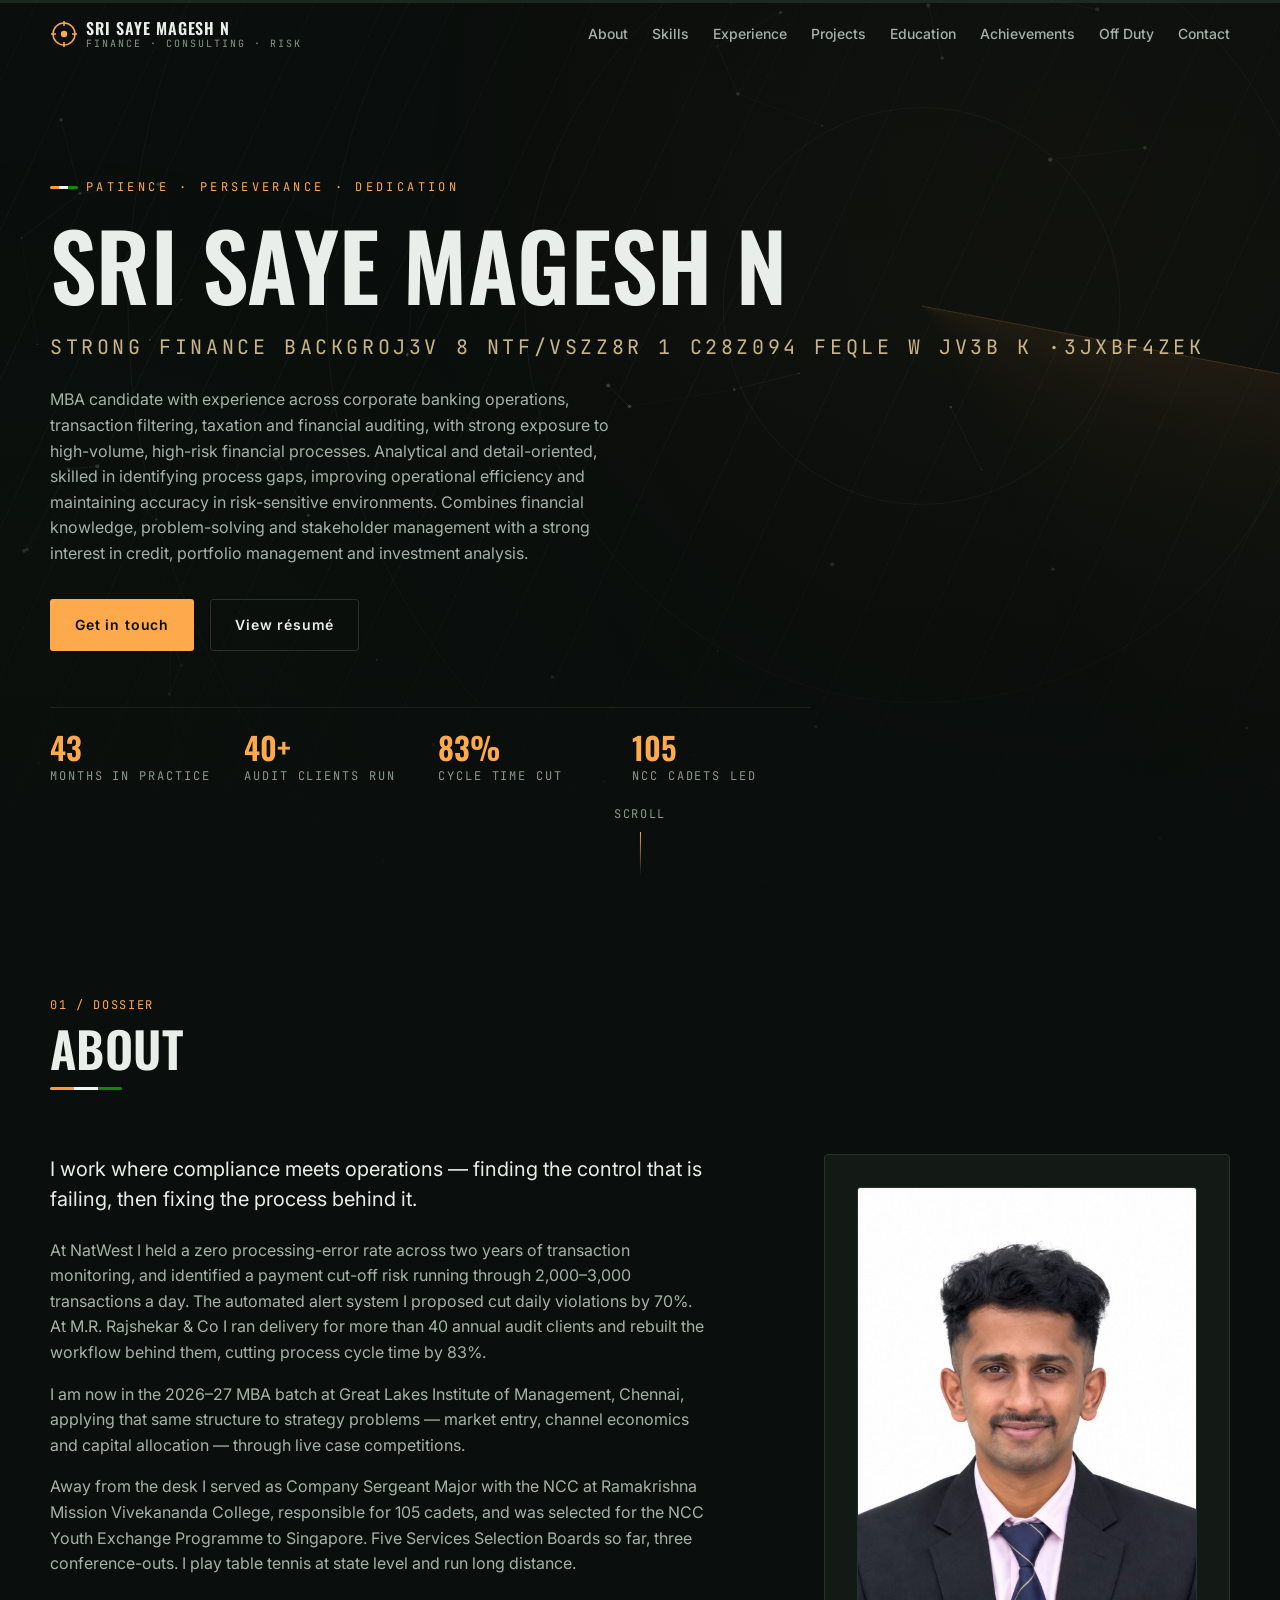
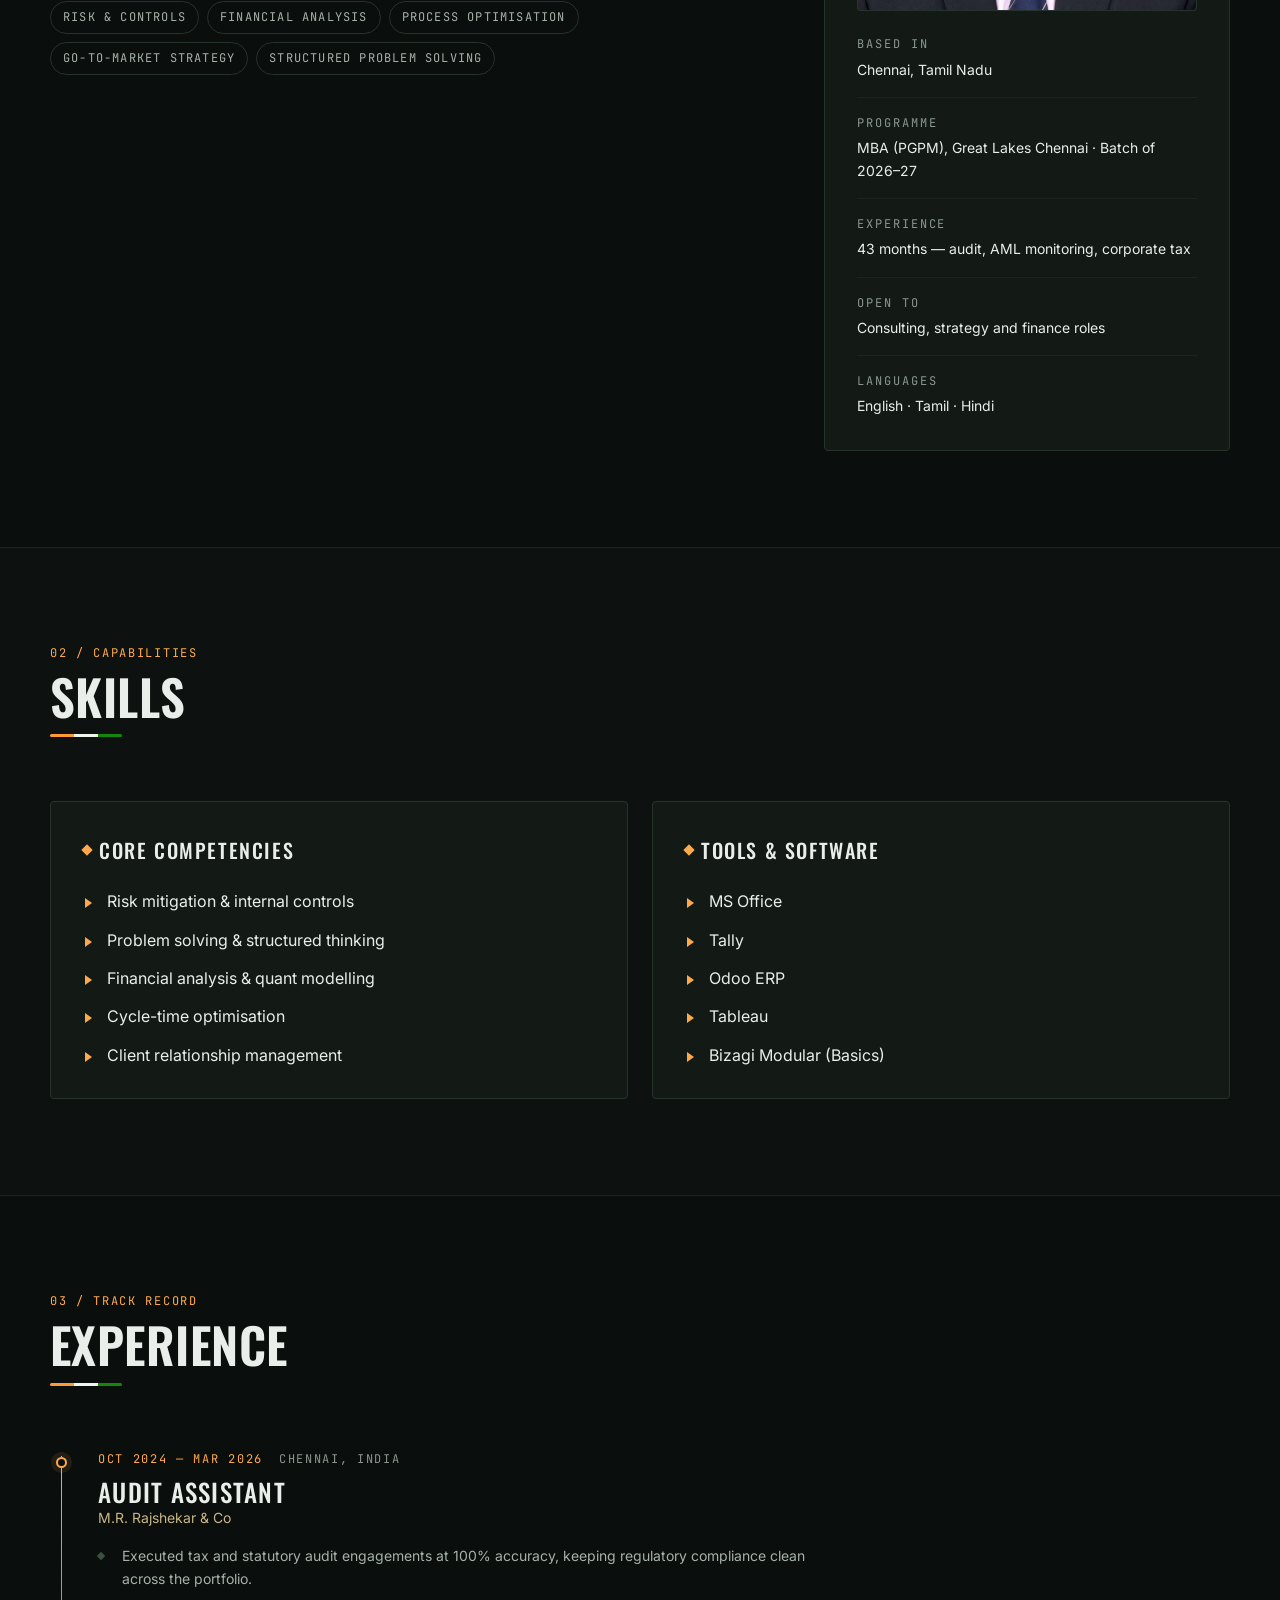
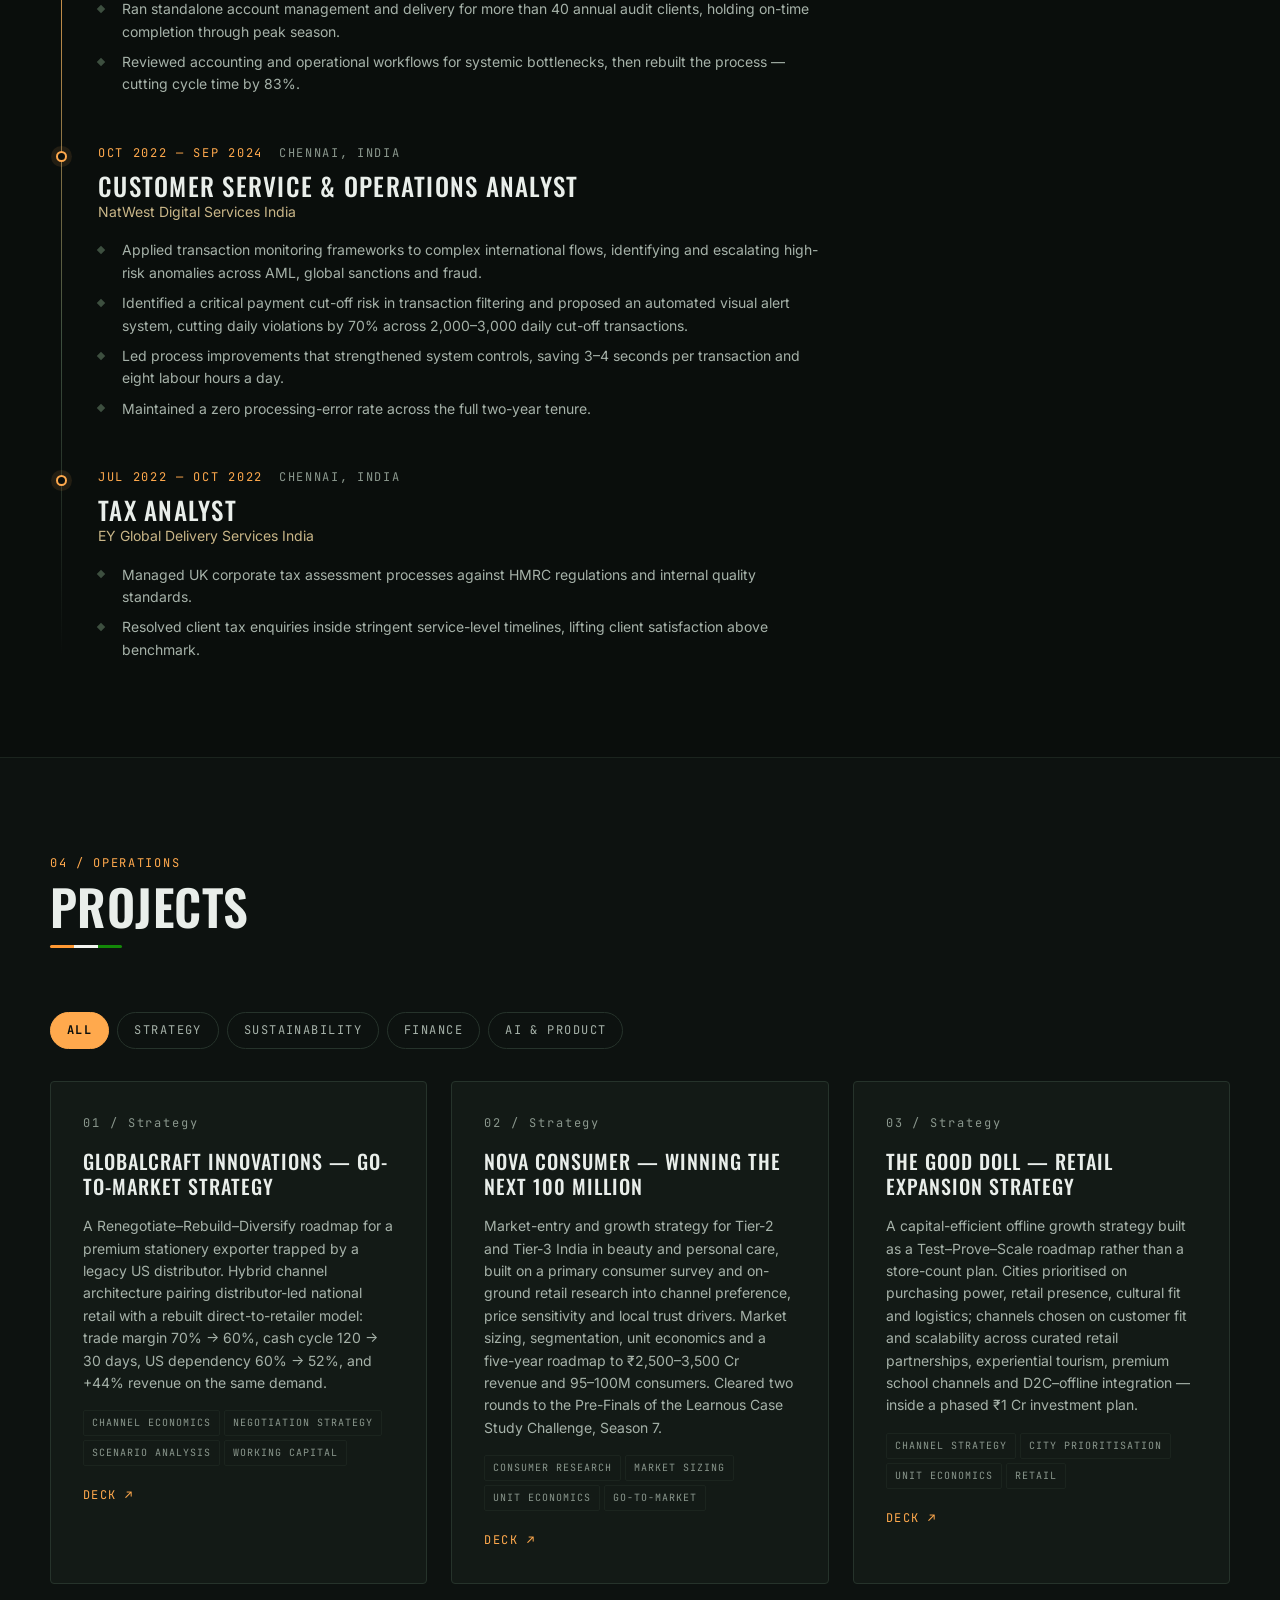
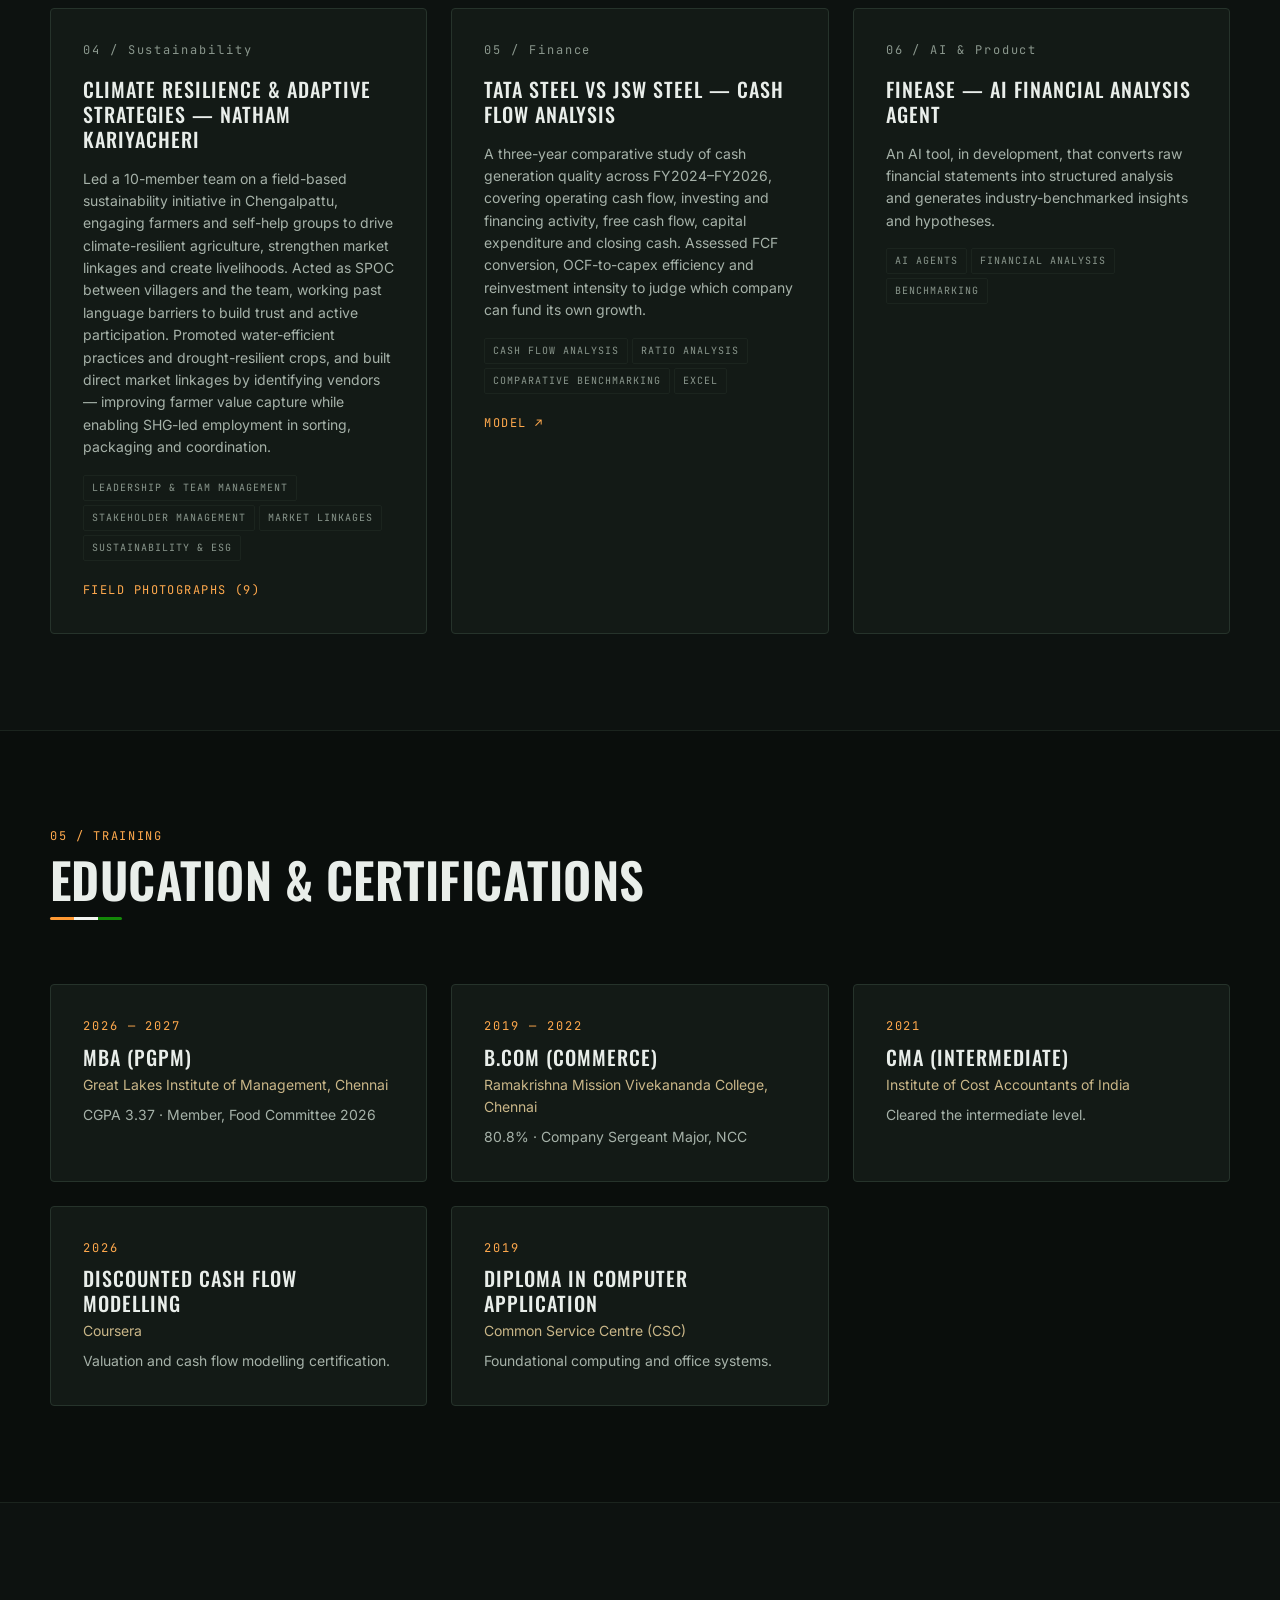
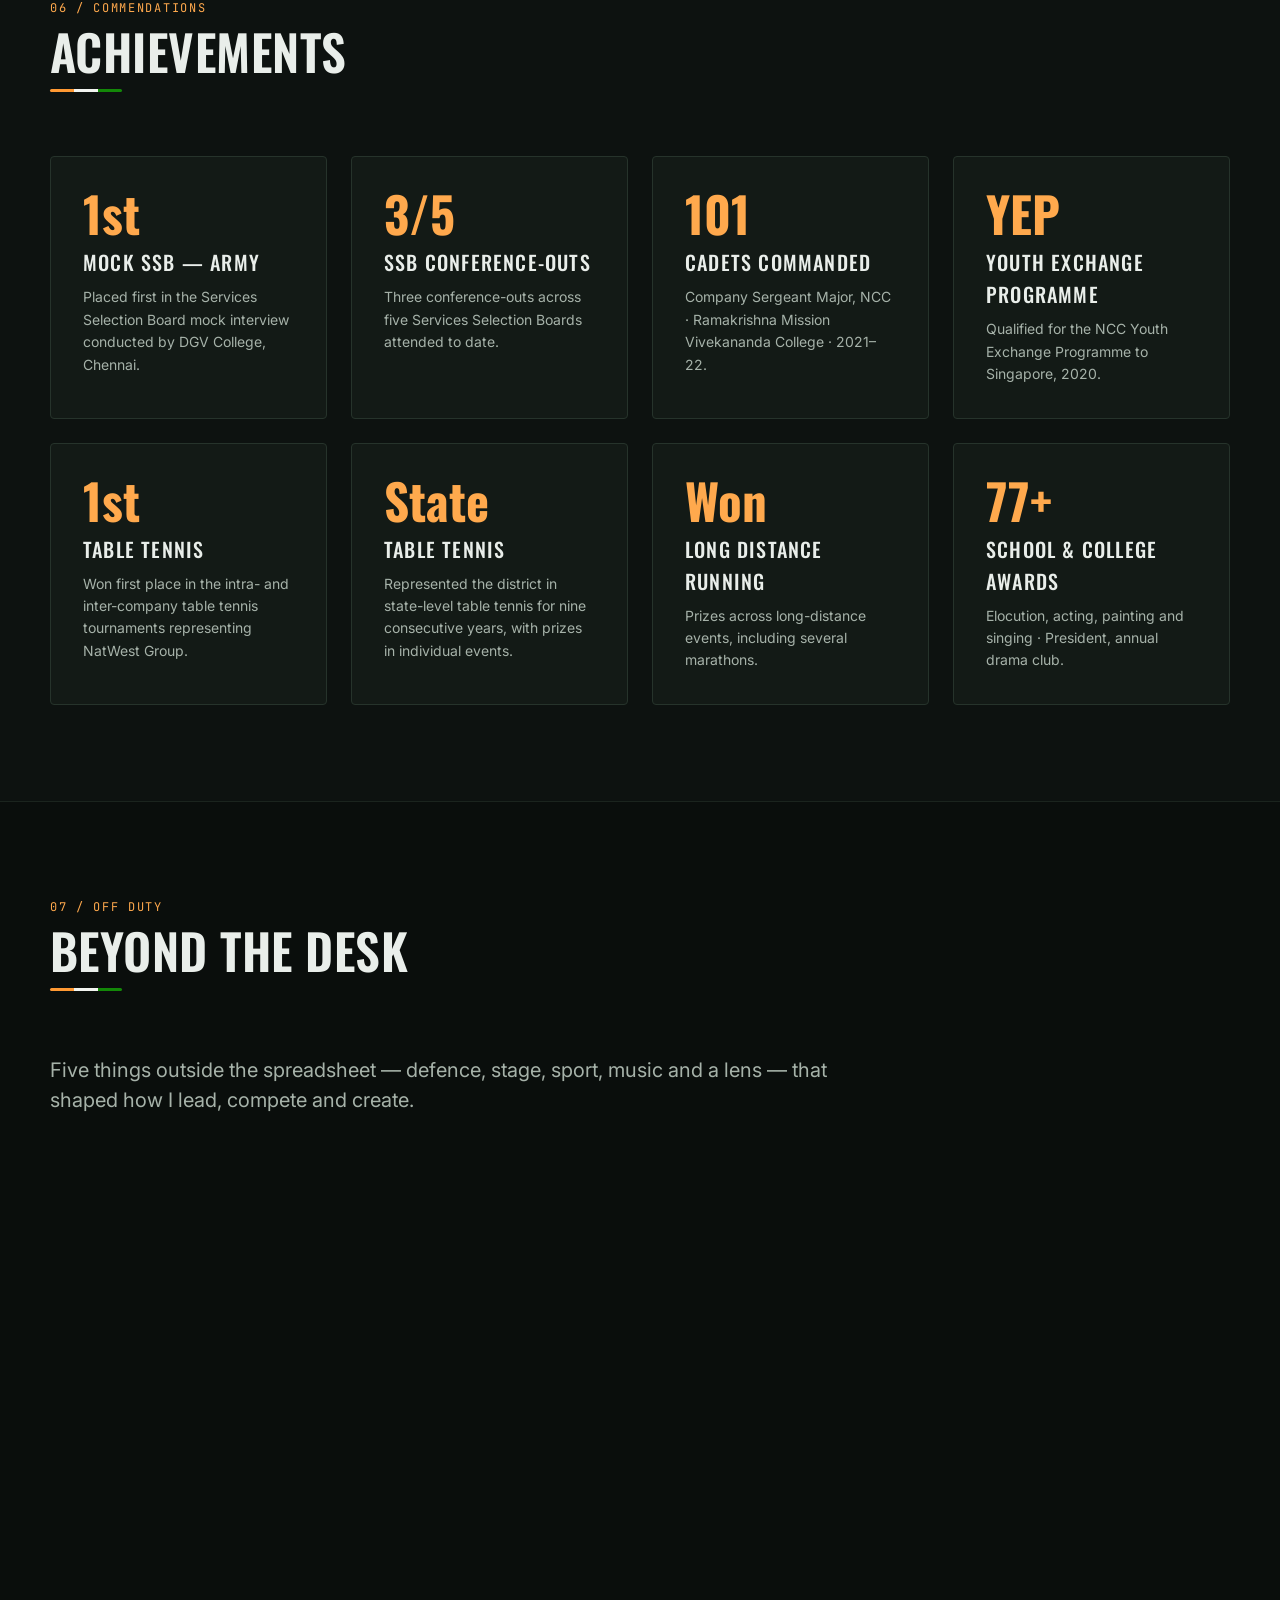
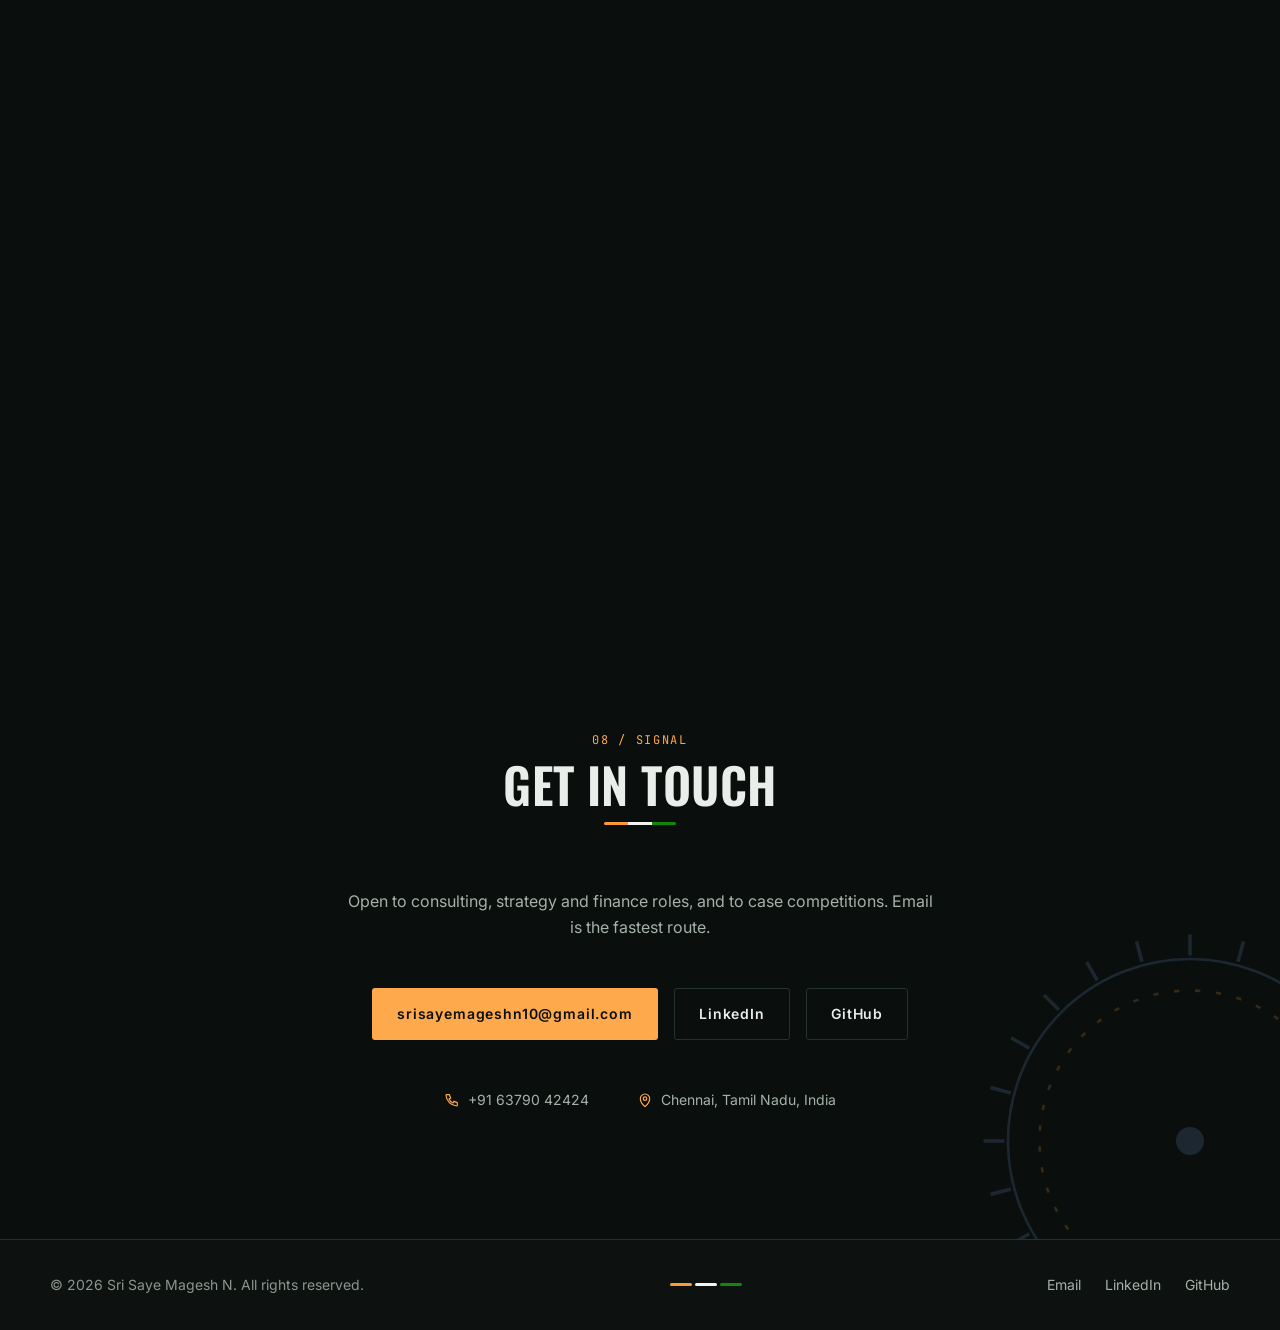
<file: index.html>
<!doctype html>
<html lang="en-IN">
<head>
<meta charset="utf-8">
<meta name="viewport" content="width=device-width, initial-scale=1, viewport-fit=cover">
<title>Sri Saye Magesh N — Portfolio</title>
<meta name="description" content="Sri Saye Magesh N — MBA candidate at Great Lakes Chennai. Forty-three months in audit, AML transaction monitoring and corporate tax; strategy, risk and process optimisation.">
<meta name="theme-color" content="#0A0E0C">
<meta name="color-scheme" content="dark">
<meta property="og:type" content="website">
<meta property="og:title" content="Sri Saye Magesh N — Portfolio">
<meta property="og:description" content="MBA candidate · Finance &amp; Strategy · Risk &amp; Compliance. Chennai, India.">
<meta name="twitter:card" content="summary_large_image">
<link rel="icon" href="data:image/svg+xml,%3Csvg xmlns='http://www.w3.org/2000/svg' viewBox='0 0 32 32'%3E%3Crect width='32' height='32' rx='6' fill='%230A0E0C'/%3E%3Ccircle cx='16' cy='16' r='9' fill='none' stroke='%23FFA94D' stroke-width='2'/%3E%3Ccircle cx='16' cy='16' r='3' fill='%232E9E5B'/%3E%3C/svg%3E">
<link rel="preconnect" href="https://fonts.googleapis.com">
<link rel="preconnect" href="https://fonts.gstatic.com" crossorigin>
<link href="https://fonts.googleapis.com/css2?family=Oswald:wght@400;500;600;700&family=Inter:wght@400;500;600;700&family=JetBrains+Mono:wght@400;500;700&display=swap" rel="stylesheet">
<link rel="stylesheet" href="assets/css/styles.css">
</head>
<body>

<!-- ══ BOOT SEQUENCE ══ -->
<div class="boot" id="boot" role="status" aria-label="Loading">
  <div class="boot__inner">
    <svg class="boot__dial" viewBox="0 0 120 120" aria-hidden="true">
      <circle class="boot__ring" cx="60" cy="60" r="46"/>
      <circle class="boot__ring boot__ring--in" cx="60" cy="60" r="34"/>
      <g class="boot__ticks" id="bootTicks"></g>
      <circle class="boot__core" cx="60" cy="60" r="5"/>
    </svg>
    <p class="boot__label" id="bootLabel">INITIALISING</p>
    <div class="boot__bar"><span id="bootBar"></span></div>
  </div>
</div>

<!-- ══ CURSOR RETICLE ══ -->
<div class="reticle" id="reticle" aria-hidden="true">
  <span class="reticle__ring"></span>
  <span class="reticle__dot"></span>
</div>

<!-- ══ SCROLL PROGRESS (tricolour) ══ -->
<div class="railtrack" aria-hidden="true"><div class="railtrack__fill" id="railFill"></div></div>

<a class="skiplink" href="#main">Skip to content</a>

<!-- ══ NAVIGATION ══ -->
<header class="nav" id="nav">
  <div class="nav__wrap">
    <a class="brand" href="#home" aria-label="Home">
      <span class="brand__mark" aria-hidden="true">
        <svg viewBox="0 0 28 28"><circle cx="14" cy="14" r="11" fill="none" stroke="currentColor" stroke-width="1.5"/><circle cx="14" cy="14" r="3.2" fill="currentColor"/><path d="M14 1v5M14 22v5M1 14h5M22 14h5" stroke="currentColor" stroke-width="1.5"/></svg>
      </span>
      <span class="brand__text">
        <strong id="brandName">Sri Saye Magesh N</strong>
        <em class="mono" id="brandRole">Portfolio</em>
      </span>
    </a>

    <nav class="nav__links" id="navLinks" aria-label="Primary">
      <a href="#about">About</a>
      <a href="#skills">Skills</a>
      <a href="#experience">Experience</a>
      <a href="#projects">Projects</a>
      <a href="#education">Education</a>
      <a href="#achievements">Achievements</a>
      <a href="#offduty">Off Duty</a>
      <a href="#contact">Contact</a>
    </nav>

    <button class="burger" id="burger" aria-label="Open menu" aria-expanded="false" aria-controls="navLinks">
      <span></span><span></span><span></span>
    </button>
  </div>
</header>

<main id="main">

<!-- ══ 00 · HERO ══ -->
<section class="hero" id="home">
  <canvas class="hero__canvas" id="radar" aria-hidden="true"></canvas>
  <div class="hero__topo" aria-hidden="true"></div>
  <div class="hero__scrim" aria-hidden="true"></div>

  <div class="hero__inner wrap">
    <p class="kicker" data-parallax="0.18"><span class="kicker__tri" aria-hidden="true"></span><span id="heroKicker">Discipline · Precision · Country</span></p>
    <h1 class="hero__name" data-parallax="0.10"><span id="heroName">Sri Saye Magesh N</span></h1>
    <p class="hero__role" data-parallax="0.06"><span id="heroRole" data-scramble>Professional Title</span></p>
    <p class="hero__blurb" id="heroBlurb" data-parallax="0.04">One-line positioning statement goes here.</p>

    <div class="hero__cta" data-parallax="0.02">
      <a class="btn btn--solid magnet" href="#contact">Get in touch</a>
      <a class="btn btn--ghost magnet" id="heroResume" href="#" target="_blank" rel="noopener">View résumé</a>
    </div>

    <dl class="hero__stats" id="heroStats"></dl>
  </div>

  <a class="hero__scroll" href="#about" aria-label="Scroll to About">
    <span class="mono">SCROLL</span>
    <span class="hero__scrollline" aria-hidden="true"></span>
  </a>
</section>

<!-- ══ 01 · ABOUT ══ -->
<section class="section" id="about">
  <div class="wrap">
    <header class="shead reveal">
      <p class="shead__kick mono">01 / DOSSIER</p>
      <h2 class="shead__title">About</h2>
      <span class="shead__rule" aria-hidden="true"></span>
    </header>

    <div class="about">
      <div class="about__body reveal">
        <div id="aboutText"></div>
        <ul class="taglist" id="aboutTags"></ul>
      </div>

      <aside class="card card--hud about__card reveal" aria-label="Profile summary">
        <div class="hud__corner hud__corner--tl" aria-hidden="true"></div>
        <div class="hud__corner hud__corner--tr" aria-hidden="true"></div>
        <div class="hud__corner hud__corner--bl" aria-hidden="true"></div>
        <div class="hud__corner hud__corner--br" aria-hidden="true"></div>
        <div class="about__portrait" id="aboutPortrait">
          <span class="mono">PHOTO</span>
        </div>
        <dl class="datalist" id="aboutFacts"></dl>
      </aside>
    </div>
  </div>
</section>

<!-- ══ 02 · SKILLS ══ -->
<section class="section section--alt" id="skills">
  <div class="wrap">
    <header class="shead reveal">
      <p class="shead__kick mono">02 / CAPABILITIES</p>
      <h2 class="shead__title">Skills</h2>
      <span class="shead__rule" aria-hidden="true"></span>
    </header>
    <div class="skills" id="skillsGrid"></div>
  </div>
</section>

<!-- ══ 03 · EXPERIENCE ══ -->
<section class="section" id="experience">
  <div class="wrap">
    <header class="shead reveal">
      <p class="shead__kick mono">03 / TRACK RECORD</p>
      <h2 class="shead__title">Experience</h2>
      <span class="shead__rule" aria-hidden="true"></span>
    </header>
    <ol class="timeline" id="timeline"></ol>
  </div>
</section>

<!-- ══ 04 · PROJECTS ══ -->
<section class="section section--alt" id="projects">
  <div class="wrap">
    <header class="shead reveal">
      <p class="shead__kick mono">04 / OPERATIONS</p>
      <h2 class="shead__title">Projects</h2>
      <span class="shead__rule" aria-hidden="true"></span>
    </header>
    <div class="filters" id="projectFilters" role="group" aria-label="Filter projects"></div>
    <div class="projects" id="projectGrid"></div>
  </div>
</section>

<!-- ══ 05 · EDUCATION ══ -->
<section class="section" id="education">
  <div class="wrap">
    <header class="shead reveal">
      <p class="shead__kick mono">05 / TRAINING</p>
      <h2 class="shead__title">Education &amp; Certifications</h2>
      <span class="shead__rule" aria-hidden="true"></span>
    </header>
    <div class="edu" id="eduGrid"></div>
  </div>
</section>

<!-- ══ 06 · ACHIEVEMENTS ══ -->
<section class="section section--alt" id="achievements">
  <div class="wrap">
    <header class="shead reveal">
      <p class="shead__kick mono">06 / COMMENDATIONS</p>
      <h2 class="shead__title">Achievements</h2>
      <span class="shead__rule" aria-hidden="true"></span>
    </header>
    <div class="awards" id="awardGrid"></div>
  </div>
</section>

<!-- ══ 07 · OFF DUTY ══ -->
<section class="section" id="offduty">
  <div class="wrap">
    <header class="shead reveal">
      <p class="shead__kick mono">07 / OFF DUTY</p>
      <h2 class="shead__title">Beyond the desk</h2>
      <span class="shead__rule" aria-hidden="true"></span>
    </header>
    <p class="offduty__lede reveal" id="offdutyLede"></p>
    <div class="flipgrid reveal" id="strands"></div>
  </div>
</section>

<!-- ══ 08 · CONTACT ══ -->
<section class="section section--contact" id="contact">
  <div class="dial" aria-hidden="true">
    <svg viewBox="0 0 240 240" id="chakraDial">
      <circle cx="120" cy="120" r="104" class="dial__ring"/>
      <circle cx="120" cy="120" r="86" class="dial__ring dial__ring--thin"/>
      <g id="dialTicks"></g>
      <circle cx="120" cy="120" r="8" class="dial__core"/>
    </svg>
  </div>
  <div class="wrap">
    <header class="shead shead--center reveal">
      <p class="shead__kick mono">08 / SIGNAL</p>
      <h2 class="shead__title">Get in touch</h2>
      <span class="shead__rule" aria-hidden="true"></span>
    </header>
    <p class="contact__lede reveal" id="contactLede"></p>
    <div class="contact__actions reveal" id="contactActions"></div>
    <ul class="contact__meta reveal" id="contactMeta"></ul>
  </div>
</section>

</main>

<footer class="foot">
  <div class="wrap foot__wrap">
    <p class="foot__copy">© <span id="year"></span> <span id="footName">Sri Saye Magesh N</span>. All rights reserved.</p>
    <p class="foot__tri" aria-hidden="true"><span></span><span></span><span></span></p>
    <ul class="foot__links" id="footLinks"></ul>
  </div>
</footer>

<button class="totop" id="toTop" aria-label="Back to top">
  <svg viewBox="0 0 24 24" aria-hidden="true"><path d="M12 19V5M5 12l7-7 7 7" fill="none" stroke="currentColor" stroke-width="2" stroke-linecap="round" stroke-linejoin="round"/></svg>
</button>

<div class="draftchip mono" id="draftChip" hidden>DRAFT BUILD · CONTENT PENDING</div>

<div class="lightbox" id="lightbox" role="dialog" aria-modal="true" aria-label="Photo viewer" hidden>
  <button class="lightbox__btn lightbox__close" id="lbClose" aria-label="Close viewer">&times;</button>
  <button class="lightbox__btn lightbox__prev"  id="lbPrev"  aria-label="Previous photo">&#8249;</button>
  <figure class="lightbox__fig">
    <img id="lbImg" alt="">
    <figcaption class="mono" id="lbCap"></figcaption>
    <div class="lightbox__strip" id="lbStrip" hidden></div>
  </figure>
  <button class="lightbox__btn lightbox__next"  id="lbNext"  aria-label="Next photo">&#8250;</button>
</div>

<script src="assets/js/content.js"></script>
<script src="assets/js/main.js"></script>
</body>
</html>
</file>
<file: assets/css/styles.css>
/* ==========================================================================
   Sai Magesh Nagarajan — Portfolio
   Theme: disciplined military-institutional, Indian tricolour as signal only.
   Base grid: 8px · Type scale: 1.25 · Contrast: WCAG AA on all text.
   ========================================================================== */

/* ── 1. TOKENS ─────────────────────────────────────────────────────────── */
:root{
  /* Surface */
  --night:      #0A0E0C;
  --night-2:    #0D1210;
  --surface:    #131A16;
  --surface-2:  #18211B;
  --rule:       #26332B;
  --rule-soft:  #1B241E;

  /* Ink */
  --ink:        #E9EEEA;
  --ink-muted:  #A6B2A9;
  --ink-faint:  #8A978D;

  /* Accent — saffron is THE accent. Green + chakra blue are signals only. */
  --saffron:    #FFA94D;
  --saffron-dk: #E08A2B;
  --green:      #35A866;
  --chakra:     #6E9BE0;
  --sand:       #C9B688;
  --olive:      #3D4F3F;

  /* Effects */
  --glow:       0 0 0 1px rgba(255,169,77,.24), 0 12px 40px -12px rgba(255,169,77,.30);
  --lift:       0 18px 48px -24px rgba(0,0,0,.9);

  /* Type */
  --display: "Oswald", "Haettenschweiler", "Arial Narrow", sans-serif;
  --body:    "Inter", "Helvetica Neue", Arial, sans-serif;
  --mono:    "JetBrains Mono", "SF Mono", Menlo, monospace;

  --t-12: .75rem;  --t-14: .875rem; --t-16: 1rem;    --t-20: 1.25rem;
  --t-25: 1.5625rem; --t-31: 1.9375rem; --t-39: 2.4375rem; --t-49: 3.0625rem;

  /* Space — 8pt grid */
  --s-1: 4px;  --s-2: 8px;  --s-3: 16px; --s-4: 24px;
  --s-5: 32px; --s-6: 48px; --s-7: 64px; --s-8: 96px; --s-9: 128px;

  --wrap: 1180px;
  --ease: cubic-bezier(.22,.8,.28,1);
}

/* ── 2. RESET & BASE ───────────────────────────────────────────────────── */
*,*::before,*::after{ box-sizing:border-box; }
html{ scroll-behavior:smooth; -webkit-text-size-adjust:100%; }
body{
  margin:0;
  background:var(--night);
  color:var(--ink);
  font:400 var(--t-16)/1.6 var(--body);
  -webkit-font-smoothing:antialiased;
  overflow-x:hidden;
}
img{ max-width:100%; display:block; }
ul,ol,dl,dd{ margin:0; padding:0; list-style:none; }
h1,h2,h3,h4,p,figure{ margin:0; }
a{ color:inherit; text-decoration:none; }
button{ font:inherit; color:inherit; background:none; border:0; cursor:pointer; }

:focus-visible{
  outline:2px solid var(--saffron);
  outline-offset:3px;
  border-radius:2px;
}

::selection{ background:var(--saffron); color:#0A0E0C; }

.mono{ font-family:var(--mono); font-size:var(--t-12); letter-spacing:.14em; text-transform:uppercase; }
.wrap{ width:min(100% - var(--s-5), var(--wrap)); margin-inline:auto; }

.skiplink{
  position:fixed; top:var(--s-2); left:var(--s-2); z-index:1000;
  padding:var(--s-2) var(--s-3); background:var(--saffron); color:#0A0E0C;
  font-weight:600; border-radius:4px; transform:translateY(-200%);
  transition:transform .2s var(--ease);
}
.skiplink:focus{ transform:none; }

/* ── 3. BOOT SEQUENCE ──────────────────────────────────────────────────── */
.boot{
  position:fixed; inset:0; z-index:900;
  display:grid; place-items:center;
  background:var(--night);
  transition:opacity .5s var(--ease), visibility .5s;
}
.boot[data-done]{ opacity:0; visibility:hidden; pointer-events:none; }
.boot__inner{ display:grid; justify-items:center; gap:var(--s-4); width:min(90vw,320px); }
.boot__dial{ width:120px; height:120px; animation:spin 9s linear infinite; }
.boot__ring{ fill:none; stroke:var(--rule); stroke-width:1; }
.boot__ring--in{ stroke:var(--olive); stroke-dasharray:6 10; }
.boot__ticks line{ stroke:var(--saffron); stroke-width:1.5; opacity:.55; }
.boot__core{ fill:var(--saffron); }
.boot__label{ font-family:var(--mono); font-size:var(--t-12); letter-spacing:.3em; color:var(--ink-muted); text-transform:uppercase; }
.boot__bar{ width:100%; height:2px; background:var(--rule); overflow:hidden; border-radius:2px; }
.boot__bar span{
  display:block; height:100%; width:0;
  background:linear-gradient(90deg,#FF9933 0%,#FF9933 33%,#E9EEEA 33%,#E9EEEA 66%,#138808 66%,#138808 100%);
  transition:width .18s linear;
}
@keyframes spin{ to{ transform:rotate(360deg); } }

/* ── 4. CURSOR RETICLE ─────────────────────────────────────────────────── */
.reticle{ position:fixed; top:0; left:0; z-index:950; pointer-events:none; opacity:0; transition:opacity .3s; }
.reticle.is-on{ opacity:1; }
.reticle__ring,.reticle__dot{ position:absolute; border-radius:50%; transform:translate(-50%,-50%); }
.reticle__ring{
  width:34px; height:34px; border:1px solid var(--saffron);
  transition:width .25s var(--ease), height .25s var(--ease), background-color .25s, border-color .25s;
}
.reticle__dot{ width:4px; height:4px; background:var(--saffron); }
.reticle.is-hot .reticle__ring{ width:56px; height:56px; background:rgba(255,169,77,.10); }
@media (hover:none),(pointer:coarse){ .reticle{ display:none; } }

/* ── 5. SCROLL RAIL ────────────────────────────────────────────────────── */
.railtrack{ position:fixed; inset:0 0 auto; height:3px; z-index:120; background:rgba(38,51,43,.7); }
.railtrack__fill{
  height:100%; width:0;
  background:linear-gradient(90deg,#FF9933 0%,#FF9933 34%,#F2F4F0 34%,#F2F4F0 66%,#138808 66%,#138808 100%);
  background-size:100vw 100%;
}

/* ── 6. NAVIGATION ─────────────────────────────────────────────────────── */
.nav{
  position:fixed; inset:3px 0 auto; z-index:110;
  transition:background-color .35s var(--ease), border-color .35s, backdrop-filter .35s;
  border-bottom:1px solid transparent;
}
.nav.is-stuck{
  background:rgba(10,14,12,.82);
  backdrop-filter:blur(14px) saturate(140%);
  border-bottom-color:var(--rule);
}
.nav__wrap{
  width:min(100% - var(--s-5), var(--wrap)); margin-inline:auto;
  display:flex; align-items:center; justify-content:space-between; gap:var(--s-4);
  padding-block:var(--s-3);
}
.brand{ display:flex; align-items:center; gap:var(--s-2); }
.brand__mark{ width:28px; height:28px; color:var(--saffron); flex:none; }
.brand__mark svg{ width:100%; height:100%; animation:spin 24s linear infinite; }
.brand__text{ display:grid; line-height:1.15; }
.brand__text strong{ font:600 var(--t-16)/1.2 var(--display); letter-spacing:.06em; text-transform:uppercase; }
.brand__text em{ font-style:normal; color:var(--ink-faint); font-size:10px; letter-spacing:.2em; }

.nav__links{ display:flex; gap:var(--s-4); align-items:center; }
.nav__links a{
  position:relative; font-size:var(--t-14); font-weight:500; color:var(--ink-muted);
  padding-block:var(--s-1); transition:color .25s;
}
.nav__links a::after{
  content:""; position:absolute; left:0; bottom:-2px; height:2px; width:100%;
  background:var(--saffron); transform:scaleX(0); transform-origin:left;
  transition:transform .3s var(--ease);
}
.nav__links a:hover,.nav__links a.is-active{ color:var(--ink); }
.nav__links a:hover::after,.nav__links a.is-active::after{ transform:scaleX(1); }

.burger{ display:none; width:40px; height:40px; align-items:center; justify-content:center; flex-direction:column; gap:5px; }
.burger span{ display:block; width:22px; height:2px; background:var(--ink); transition:transform .3s var(--ease), opacity .2s; }
.burger[aria-expanded="true"] span:nth-child(1){ transform:translateY(7px) rotate(45deg); }
.burger[aria-expanded="true"] span:nth-child(2){ opacity:0; }
.burger[aria-expanded="true"] span:nth-child(3){ transform:translateY(-7px) rotate(-45deg); }

/* ── 7. HERO ───────────────────────────────────────────────────────────── */
.hero{
  position:relative; min-height:100svh;
  display:grid; align-items:center;
  padding-block:var(--s-9) var(--s-7);
  isolation:isolate; overflow:hidden;
}
.hero__canvas{ position:absolute; inset:0; width:100%; height:100%; z-index:-3; }
.hero__topo{
  position:absolute; inset:-10%; z-index:-2; opacity:.5;
  background-image:
    repeating-linear-gradient(115deg, transparent 0 62px, rgba(61,79,63,.30) 62px 63px),
    radial-gradient(circle at 78% 22%, rgba(255,169,77,.10), transparent 46%),
    radial-gradient(circle at 12% 84%, rgba(53,168,102,.07), transparent 44%);
}
.hero__scrim{
  position:absolute; inset:0; z-index:-1;
  background:linear-gradient(180deg, rgba(10,14,12,.55) 0%, rgba(10,14,12,.20) 40%, var(--night) 100%);
}
.hero__inner{ display:grid; justify-items:start; gap:var(--s-4); }

.kicker{
  display:inline-flex; align-items:center; gap:var(--s-2);
  font-family:var(--mono); font-size:var(--t-12); letter-spacing:.28em;
  text-transform:uppercase; color:var(--saffron);
}
.kicker__tri{
  width:28px; height:3px; border-radius:2px;
  background:linear-gradient(90deg,#FF9933 0 33%, #F2F4F0 33% 66%, #138808 66% 100%);
}

.hero__name{
  font-family:var(--display); font-weight:600; line-height:.94;
  font-size:clamp(2.75rem, 8.4vw, 5.75rem);
  letter-spacing:.005em; text-transform:uppercase;
  max-width:16ch;
}
.hero__name .ch{ display:inline-block; }
.hero__role{
  font-family:var(--mono); font-size:clamp(var(--t-14), 2.1vw, var(--t-20));
  letter-spacing:.18em; text-transform:uppercase; color:var(--sand);
}
.hero__blurb{ max-width:56ch; color:var(--ink-muted); font-size:var(--t-16); }

.hero__cta{ display:flex; flex-wrap:wrap; gap:var(--s-3); margin-top:var(--s-2); }

.btn{
  display:inline-flex; align-items:center; gap:var(--s-2);
  padding:14px var(--s-4); border-radius:3px;
  font-weight:600; font-size:var(--t-14); letter-spacing:.06em;
  border:1px solid transparent; transition:transform .25s var(--ease), background-color .25s, color .25s, border-color .25s, box-shadow .25s;
  will-change:transform;
}
.btn--solid{ background:var(--saffron); color:#0A0E0C; }
.btn--solid:hover{ background:#FFC07A; box-shadow:var(--glow); }
.btn--ghost{ border-color:var(--rule); color:var(--ink); }
.btn--ghost:hover{ border-color:var(--saffron); color:var(--saffron); }

.hero__stats{
  display:grid; grid-template-columns:repeat(auto-fit,minmax(150px,1fr));
  gap:var(--s-3); width:100%; max-width:760px; margin-top:var(--s-5);
  border-top:1px solid var(--rule-soft); padding-top:var(--s-4);
}
.hero__stats div{ display:flex; flex-direction:column-reverse; gap:var(--s-1); }
.hero__stats dt{ font-family:var(--mono); font-size:var(--t-12); letter-spacing:.16em; text-transform:uppercase; color:var(--ink-faint); }
.hero__stats dd{ font-family:var(--display); font-size:var(--t-31); font-weight:600; line-height:1; color:var(--saffron); }

.hero__scroll{
  position:absolute; left:50%; bottom:var(--s-4); transform:translateX(-50%);
  display:grid; justify-items:center; gap:var(--s-2); color:var(--ink-faint);
  transition:color .25s;
}
.hero__scroll:hover{ color:var(--saffron); }
.hero__scrollline{ width:1px; height:44px; background:linear-gradient(var(--saffron), transparent); }

/* ── 8. SECTION SHELL ──────────────────────────────────────────────────── */
.section{ position:relative; padding-block:var(--s-8); }
.section--alt{ background:var(--night-2); border-block:1px solid var(--rule-soft); }

.shead{ display:grid; gap:var(--s-2); margin-bottom:var(--s-7); }
.shead--center{ justify-items:center; text-align:center; }
.shead__kick{ color:var(--saffron); }
.shead__title{
  font-family:var(--display); font-weight:600; text-transform:uppercase;
  font-size:clamp(var(--t-31), 5vw, var(--t-49)); line-height:1.05; letter-spacing:.01em;
}
.shead__rule{
  width:72px; height:3px; border-radius:2px; margin-top:var(--s-1);
  background:linear-gradient(90deg,#FF9933 0 33%, #F2F4F0 33% 66%, #138808 66% 100%);
}

/* Reveal-on-scroll */
.reveal{ opacity:0; transform:translateY(26px); transition:opacity .7s var(--ease), transform .7s var(--ease); }
.reveal.is-in{ opacity:1; transform:none; }

/* Card + HUD brackets */
.card{
  position:relative; background:var(--surface); border:1px solid var(--rule);
  border-radius:4px; padding:var(--s-5);
  transition:border-color .3s, transform .3s var(--ease), box-shadow .3s;
}
.card:hover{ border-color:var(--olive); transform:translateY(-4px); box-shadow:var(--lift); }
.hud__corner{ position:absolute; width:14px; height:14px; border:2px solid var(--saffron); opacity:0; transition:opacity .3s; }
.hud__corner--tl{ top:-1px; left:-1px; border-right:0; border-bottom:0; }
.hud__corner--tr{ top:-1px; right:-1px; border-left:0; border-bottom:0; }
.hud__corner--bl{ bottom:-1px; left:-1px; border-right:0; border-top:0; }
.hud__corner--br{ bottom:-1px; right:-1px; border-left:0; border-top:0; }
.card--hud:hover .hud__corner{ opacity:1; }

/* ── 9. ABOUT ──────────────────────────────────────────────────────────── */
.about{ display:grid; grid-template-columns:1.4fr .8fr; gap:var(--s-7); align-items:start; }
.about__body p{ color:var(--ink-muted); margin-bottom:var(--s-3); max-width:66ch; }
.about__body p:first-child{ color:var(--ink); font-size:var(--t-20); line-height:1.5; margin-bottom:var(--s-4); }

.taglist{ display:flex; flex-wrap:wrap; gap:var(--s-2); margin-top:var(--s-4); }
.taglist li{
  font-family:var(--mono); font-size:var(--t-12); letter-spacing:.1em; text-transform:uppercase;
  padding:6px 12px; border:1px solid var(--rule); border-radius:999px; color:var(--ink-muted);
  transition:border-color .25s, color .25s;
}
.taglist li:hover{ border-color:var(--saffron); color:var(--saffron); }

.about__portrait{
  aspect-ratio:4/5; display:grid; place-items:center; margin-bottom:var(--s-4);
  border:1px dashed var(--rule); border-radius:3px; color:var(--ink-faint);
  background:
    repeating-linear-gradient(45deg, rgba(38,51,43,.32) 0 10px, transparent 10px 20px),
    var(--surface-2);
  background-size:cover; background-position:center;
  overflow:hidden;
}
.about__portrait.has-img{ border-style:solid; }
.about__portrait.has-img span{ display:none; }

.datalist{ display:grid; gap:var(--s-3); }
.datalist > div{ display:grid; gap:var(--s-1); padding-bottom:var(--s-3); border-bottom:1px solid var(--rule-soft); }
.datalist > div:last-child{ border-bottom:0; padding-bottom:0; }
.datalist dt{ font-family:var(--mono); font-size:var(--t-12); letter-spacing:.16em; text-transform:uppercase; color:var(--ink-faint); }
.datalist dd{ font-size:var(--t-14); color:var(--ink); }

/* ── 10. SKILLS ────────────────────────────────────────────────────────── */
.skills{ display:grid; grid-template-columns:repeat(auto-fit,minmax(300px,1fr)); gap:var(--s-4); }
.skillcard h3{
  font-family:var(--display); font-weight:500; text-transform:uppercase; letter-spacing:.08em;
  font-size:var(--t-20); margin-bottom:var(--s-4);
  display:flex; align-items:center; gap:var(--s-2);
}
.skillcard h3::before{ content:""; width:8px; height:8px; background:var(--saffron); transform:rotate(45deg); flex:none; }
/* ── 11. TIMELINE ──────────────────────────────────────────────────────── */
.timeline{ position:relative; display:grid; gap:var(--s-6); padding-left:var(--s-6); }
.timeline::before{
  content:""; position:absolute; left:11px; top:6px; bottom:6px; width:1px;
  background:linear-gradient(var(--saffron), var(--olive) 60%, transparent);
}
.tl{ position:relative; }
.tl::before{
  content:""; position:absolute; left:calc(var(--s-6) * -1 + 6px); top:7px;
  width:11px; height:11px; border-radius:50%;
  background:var(--night); border:2px solid var(--saffron);
  box-shadow:0 0 0 5px rgba(255,169,77,.10);
}
.tl__meta{ display:flex; flex-wrap:wrap; gap:var(--s-2) var(--s-3); align-items:center; margin-bottom:var(--s-2); }
.tl__period{ font-family:var(--mono); font-size:var(--t-12); letter-spacing:.14em; text-transform:uppercase; color:var(--saffron); }
.tl__place{ font-family:var(--mono); font-size:var(--t-12); letter-spacing:.14em; text-transform:uppercase; color:var(--ink-faint); }
.tl__role{ font-family:var(--display); font-weight:500; text-transform:uppercase; letter-spacing:.05em; font-size:var(--t-25); line-height:1.2; }
.tl__org{ color:var(--sand); font-size:var(--t-14); margin-bottom:var(--s-3); }
.tl__points{ display:grid; gap:var(--s-2); max-width:72ch; }
.tl__points li{ position:relative; padding-left:var(--s-4); color:var(--ink-muted); font-size:var(--t-14); }
.tl__points li::before{
  content:""; position:absolute; left:0; top:.55em; width:6px; height:6px;
  background:var(--olive); transform:rotate(45deg);
}

/* ── 12. PROJECTS ──────────────────────────────────────────────────────── */
.filters{ display:flex; flex-wrap:wrap; gap:var(--s-2); margin-bottom:var(--s-5); }
.chip{
  font-family:var(--mono); font-size:var(--t-12); letter-spacing:.12em; text-transform:uppercase;
  padding:8px 16px; border:1px solid var(--rule); border-radius:999px; color:var(--ink-muted);
  transition:border-color .25s, color .25s, background-color .25s;
}
.chip:hover{ border-color:var(--olive); color:var(--ink); }
.chip.is-on{ background:var(--saffron); border-color:var(--saffron); color:#0A0E0C; font-weight:700; }

.projects{ display:grid; grid-template-columns:repeat(auto-fill,minmax(320px,1fr)); gap:var(--s-4); }
.proj{ display:grid; gap:var(--s-3); align-content:start; }
.proj[hidden]{ display:none; }
.proj__idx{ font-family:var(--mono); font-size:var(--t-12); letter-spacing:.16em; color:var(--ink-faint); }
.proj__title{ font-family:var(--display); font-weight:500; text-transform:uppercase; letter-spacing:.05em; font-size:var(--t-20); line-height:1.25; }
.proj__desc{ color:var(--ink-muted); font-size:var(--t-14); }
.proj__stack{ display:flex; flex-wrap:wrap; gap:var(--s-1); }
.proj__stack span{
  font-family:var(--mono); font-size:10px; letter-spacing:.1em; text-transform:uppercase;
  padding:4px 8px; border:1px solid var(--rule-soft); border-radius:2px; color:var(--ink-faint);
}
.proj__links{ display:flex; gap:var(--s-3); margin-top:var(--s-1); }
.proj__links a{
  font-family:var(--mono); font-size:var(--t-12); letter-spacing:.12em; text-transform:uppercase;
  color:var(--saffron); border-bottom:1px solid transparent; transition:border-color .25s;
}
.proj__links a:hover{ border-bottom-color:var(--saffron); }

/* ── 13. EDUCATION ─────────────────────────────────────────────────────── */
.edu{ display:grid; grid-template-columns:repeat(auto-fit,minmax(300px,1fr)); gap:var(--s-4); }
.edu__year{ font-family:var(--mono); font-size:var(--t-12); letter-spacing:.16em; color:var(--saffron); }
.edu__title{ font-family:var(--display); font-weight:500; text-transform:uppercase; letter-spacing:.05em; font-size:var(--t-20); line-height:1.25; margin:var(--s-2) 0 var(--s-1); }
.edu__org{ color:var(--sand); font-size:var(--t-14); }
.edu__note{ color:var(--ink-muted); font-size:var(--t-14); margin-top:var(--s-2); }

/* ── 14. ACHIEVEMENTS ──────────────────────────────────────────────────── */
.awards{ display:grid; grid-template-columns:repeat(auto-fit,minmax(260px,1fr)); gap:var(--s-4); }
.award{ display:grid; gap:var(--s-2); align-content:start; }
.award__fig{ font-family:var(--display); font-weight:700; font-size:var(--t-49); line-height:1; color:var(--saffron); }
.award__title{ font-family:var(--display); font-weight:500; text-transform:uppercase; letter-spacing:.06em; font-size:var(--t-20); }
.award__note{ color:var(--ink-muted); font-size:var(--t-14); }

/* ── 15. CONTACT ───────────────────────────────────────────────────────── */
.section--contact{ overflow:hidden; text-align:center; padding-block:var(--s-9); }
.dial{ position:absolute; right:-120px; bottom:-120px; width:420px; opacity:.18; pointer-events:none; }
.dial svg{ width:100%; height:auto; }
.dial__ring{ fill:none; stroke:var(--chakra); stroke-width:1.5; }
.dial__ring--thin{ stroke:var(--saffron); stroke-dasharray:3 9; }
.dial__core{ fill:var(--chakra); }
#dialTicks line{ stroke:var(--chakra); stroke-width:2; }

.contact__lede{ max-width:60ch; margin:0 auto var(--s-6); color:var(--ink-muted); }
.contact__actions{ display:flex; flex-wrap:wrap; gap:var(--s-3); justify-content:center; }
.contact__meta{ display:flex; flex-wrap:wrap; gap:var(--s-3) var(--s-6); justify-content:center; margin-top:var(--s-6); }
.contact__meta li{ display:flex; align-items:center; gap:var(--s-2); color:var(--ink-muted); font-size:var(--t-14); }
.contact__meta svg{ width:16px; height:16px; color:var(--saffron); flex:none; }

/* ── 16. FOOTER ────────────────────────────────────────────────────────── */
.foot{ border-top:1px solid var(--rule); padding-block:var(--s-5); background:var(--night-2); }
.foot__wrap{ display:flex; flex-wrap:wrap; align-items:center; justify-content:space-between; gap:var(--s-3); }
.foot__copy{ font-size:var(--t-14); color:var(--ink-faint); }
.foot__tri{ display:flex; gap:3px; }
.foot__tri span{ width:22px; height:3px; border-radius:2px; }
.foot__tri span:nth-child(1){ background:#FF9933; }
.foot__tri span:nth-child(2){ background:#F2F4F0; }
.foot__tri span:nth-child(3){ background:#138808; }
.foot__links{ display:flex; gap:var(--s-4); }
.foot__links a{ font-size:var(--t-14); color:var(--ink-muted); transition:color .25s; }
.foot__links a:hover{ color:var(--saffron); }

/* ── 17. UTILITIES ─────────────────────────────────────────────────────── */
.totop{
  position:fixed; right:var(--s-4); bottom:var(--s-4); z-index:100;
  width:46px; height:46px; display:grid; place-items:center;
  border:1px solid var(--rule); border-radius:50%; background:rgba(19,26,22,.9);
  color:var(--ink); backdrop-filter:blur(8px);
  opacity:0; transform:translateY(12px); pointer-events:none;
  transition:opacity .3s, transform .3s var(--ease), border-color .25s, color .25s;
}
.totop svg{ width:18px; height:18px; }
.totop.is-in{ opacity:1; transform:none; pointer-events:auto; }
.totop:hover{ border-color:var(--saffron); color:var(--saffron); }

.draftchip{
  position:fixed; left:var(--s-4); bottom:var(--s-4); z-index:100;
  padding:6px 12px; border:1px solid var(--rule); border-radius:999px;
  background:rgba(19,26,22,.9); color:var(--ink-faint); backdrop-filter:blur(8px);
  font-size:10px;
}

/* ── 18. RESPONSIVE ────────────────────────────────────────────────────── */
@media (max-width:1000px){
  .about{ grid-template-columns:1fr; gap:var(--s-5); }
  .about__card{ order:-1; max-width:420px; }
}
@media (max-width:980px){
  .burger{ display:flex; }
  .nav__links{
    position:fixed; inset:0 0 auto; top:0; z-index:-1;
    flex-direction:column; align-items:flex-start; gap:var(--s-4);
    padding:96px var(--s-5) var(--s-6);
    background:rgba(10,14,12,.97); backdrop-filter:blur(16px);
    border-bottom:1px solid var(--rule);
    transform:translateY(-102%); transition:transform .4s var(--ease);
  }
  .nav__links.is-open{ transform:none; }
  .nav__links a{ font-size:var(--t-20); }
  .section{ padding-block:var(--s-7); }
  .shead{ margin-bottom:var(--s-5); }
  .dial{ right:-160px; bottom:-160px; width:320px; }
}
@media (max-width:560px){
  :root{ --s-8:64px; --s-9:80px; }
  .card{ padding:var(--s-4); }
  .hero__stats{ grid-template-columns:repeat(2,1fr); }
  .foot__wrap{ justify-content:center; text-align:center; }
  .draftchip{ display:none; }
}

/* ── 19. MOTION PREFERENCES ────────────────────────────────────────────── */
@media (prefers-reduced-motion:reduce){
  html{ scroll-behavior:auto; }
  *,*::before,*::after{
    animation-duration:.01ms !important; animation-iteration-count:1 !important;
    transition-duration:.01ms !important; scroll-behavior:auto !important;
  }
  .reveal{ opacity:1; transform:none; }
  .reticle{ display:none; }
}

/* ── 20. PRINT ─────────────────────────────────────────────────────────── */
@media print{
  .nav,.reticle,.totop,.railtrack,.boot,.hero__canvas,.hero__scroll,.draftchip{ display:none !important; }
  body{ background:#fff; color:#111; }
  .section,.hero{ padding-block:24px; }
  .card{ border-color:#ccc; background:#fff; }
}

/* ── 21. OFF DUTY ──────────────────────────────────────────────────────── */
.offduty__lede{ max-width:60ch; color:var(--ink-muted); font-size:var(--t-20); line-height:1.5; margin-bottom:var(--s-6); }

.strands{ display:grid; grid-template-columns:repeat(auto-fit,minmax(260px,1fr)); gap:var(--s-5); margin-bottom:var(--s-6); }
.strand{ display:grid; gap:var(--s-2); align-content:start; padding-top:var(--s-3); border-top:1px solid var(--rule); }
.strand__label{ color:var(--saffron); }
.strand p{ color:var(--ink-muted); font-size:var(--t-14); max-width:44ch; }

/* ── 22. LIGHTBOX ──────────────────────────────────────────────────────── */
.lightbox{
  position:fixed; inset:0; z-index:960;
  display:grid; grid-template-columns:auto 1fr auto; align-items:center; gap:var(--s-2);
  padding:var(--s-5) var(--s-3);
  background:rgba(5,8,6,.96); backdrop-filter:blur(10px);
}
.lightbox[hidden]{ display:none; }
.lightbox__fig{ margin:0; display:grid; gap:var(--s-3); justify-items:center; min-width:0; }
.lightbox__fig img{
  max-width:100%; max-height:78svh; width:auto; height:auto;
  border-radius:3px; border:1px solid var(--rule);
}
.lightbox__fig figcaption{ color:var(--ink-muted); text-align:center; }
.lightbox__btn{
  width:48px; height:48px; display:grid; place-items:center; flex:none;
  border:1px solid var(--rule); border-radius:50%; color:var(--ink);
  font-size:var(--t-25); line-height:1; background:rgba(19,26,22,.8);
  transition:border-color .25s, color .25s;
}
.lightbox__btn:hover{ border-color:var(--saffron); color:var(--saffron); }
.lightbox__close{ position:absolute; top:var(--s-3); right:var(--s-3); z-index:1; font-size:var(--t-20); }

@media (max-width:860px){
  .offduty__lede{ font-size:var(--t-16); }
  .lightbox{ grid-template-columns:1fr; grid-template-areas:"fig"; padding:var(--s-6) var(--s-3); }
  .lightbox__fig{ grid-area:fig; }
  .lightbox__prev{ position:absolute; left:var(--s-3); bottom:var(--s-4); }
  .lightbox__next{ position:absolute; right:var(--s-3); bottom:var(--s-4); }
}

/* ── 23. SKILL LISTS ───────────────────────────────────────────────────── */
.skilllist{ display:grid; gap:var(--s-3); }
.skilllist li{
  position:relative; padding-left:var(--s-4);
  color:var(--ink); font-size:var(--t-16); line-height:1.4;
}
.skilllist li::before{
  content:""; position:absolute; left:2px; top:.5em;
  width:0; height:0; border-style:solid; border-width:5px 0 5px 7px;
  border-color:transparent transparent transparent var(--saffron);
}

/* ── 24. FLIP CARDS ────────────────────────────────────────────────────── */
.sr{
  position:absolute; width:1px; height:1px; padding:0; margin:-1px;
  overflow:hidden; clip:rect(0 0 0 0); white-space:nowrap; border:0;
}

.flipgrid{
  display:grid; grid-template-columns:repeat(auto-fit,minmax(300px,1fr));
  gap:var(--s-4);
}
.flip{ perspective:1600px; height:460px; }
.flip__inner{
  position:relative; width:100%; height:100%;
  transform-style:preserve-3d;
  transition:transform .75s cubic-bezier(.2,.8,.25,1);
}
/* Hover previews the back; a click locks it there. `no-hover` stops a locked
   card from snapping straight back while the pointer is still on it. */
.flip:not(.no-hover):hover .flip__inner,
.flip.is-flipped .flip__inner,
.flip:focus-within .flip__inner{ transform:rotateY(180deg); }

.flip__face{
  position:absolute; inset:0; border-radius:4px; overflow:hidden;
  border:1px solid var(--rule);
  backface-visibility:hidden; -webkit-backface-visibility:hidden;
  transition:border-color .3s;
}
.flip:hover .flip__face{ border-color:var(--olive); }

.flip__front{ background:var(--surface-2); }
.flip__front img{
  width:100%; height:100%; object-fit:cover; object-position:center 28%;
  filter:saturate(.92) brightness(.82);
  transition:transform .9s var(--ease), filter .5s;
}
.flip:hover .flip__front img{ transform:scale(1.05); filter:saturate(1) brightness(.9); }
.flip__veil{
  position:absolute; inset:0;
  background:linear-gradient(180deg, rgba(6,9,7,.12) 0%, rgba(6,9,7,.5) 52%, rgba(6,9,7,.94) 100%);
}
/* Music has no photograph yet — the front falls back to type on a dial motif. */
.flip--type .flip__front{
  background:
    repeating-linear-gradient(115deg, transparent 0 46px, rgba(61,79,63,.28) 46px 47px),
    radial-gradient(circle at 50% 38%, rgba(255,169,77,.14), transparent 62%),
    var(--surface);
}
.flip__mark{
  position:absolute; top:50%; left:50%; width:132px; height:132px;
  transform:translate(-50%,-64%); border-radius:50%;
  border:1px solid var(--saffron); opacity:.5;
  box-shadow:0 0 0 14px rgba(255,169,77,.05), inset 0 0 0 12px rgba(255,169,77,.05);
}

.flip__head{ position:absolute; inset:auto 0 0; padding:var(--s-4); display:grid; gap:var(--s-1); }
.flip__idx{ color:var(--saffron); }
.flip__title{
  font-family:var(--display); font-weight:600; text-transform:uppercase;
  letter-spacing:.03em; font-size:var(--t-25); line-height:1.08; color:var(--ink);
}
.flip__toggle{
  position:absolute; top:var(--s-3); right:var(--s-3);
  display:inline-flex; align-items:center; gap:8px;
  padding:8px 14px; border-radius:999px;
  border:1px solid rgba(233,238,234,.28); background:rgba(10,14,12,.5);
  backdrop-filter:blur(6px); color:var(--ink);
  transition:background-color .25s, border-color .25s, color .25s;
}
.flip__toggle svg{ width:15px; height:15px; }
.flip__toggle:hover{ background:var(--saffron); border-color:var(--saffron); color:#0A0E0C; }

.flip__back{
  transform:rotateY(180deg); background:var(--surface);
  display:grid; grid-template-rows:auto 1fr auto; gap:var(--s-3);
  padding:var(--s-4);
}
.flip__back .flip__idx{ color:var(--sand); }
.flip__copy{ overflow-y:auto; scrollbar-width:thin; }
.flip__copy p{ color:var(--ink-muted); font-size:var(--t-14); line-height:1.65; }
.flip__foot{ display:flex; align-items:center; justify-content:space-between; gap:var(--s-2); }
.flip__gal{
  font-family:var(--mono); font-size:var(--t-12); letter-spacing:.1em; text-transform:uppercase;
  padding:8px 14px; border:1px solid var(--rule); border-radius:999px; color:var(--saffron);
  transition:border-color .25s, background-color .25s, color .25s;
}
.flip__gal:hover{ background:var(--saffron); border-color:var(--saffron); color:#0A0E0C; }
.flip__back-btn{
  width:36px; height:36px; flex:none; display:grid; place-items:center;
  border:1px solid var(--rule); border-radius:50%; color:var(--ink-muted);
  transition:border-color .25s, color .25s;
}
.flip__back-btn svg{ width:16px; height:16px; }
.flip__back-btn:hover{ border-color:var(--saffron); color:var(--saffron); }

/* Project field-photo button matches the deck links beside it */
.proj__gal{
  font-family:var(--mono); font-size:var(--t-12); letter-spacing:.12em; text-transform:uppercase;
  color:var(--saffron); border-bottom:1px solid transparent; padding:0;
  transition:border-color .25s;
}
.proj__gal:hover{ border-bottom-color:var(--saffron); }

/* ── 25. LIGHTBOX THUMBNAIL STRIP ──────────────────────────────────────── */
.lightbox__strip{
  display:flex; gap:var(--s-1); max-width:min(92vw,840px);
  overflow-x:auto; padding-bottom:var(--s-1); scrollbar-width:thin;
}
.lightbox__strip[hidden]{ display:none; }
.lightbox__strip button{
  width:64px; height:48px; flex:none; padding:0; overflow:hidden;
  border:1px solid var(--rule); border-radius:2px; opacity:.5;
  transition:opacity .25s, border-color .25s;
}
.lightbox__strip button img{ width:100%; height:100%; object-fit:cover; }
.lightbox__strip button:hover{ opacity:.85; }
.lightbox__strip button.is-on{ opacity:1; border-color:var(--saffron); }

@media (max-width:860px){
  .flip{ height:480px; }
  .lightbox__fig img{ max-height:62svh; }
  .lightbox__strip button{ width:52px; height:40px; }
}

/* A flip is a 3D effect; without motion it becomes a cross-fade. */
@media (prefers-reduced-motion:reduce){
  .flip__inner{ transform:none !important; }
  .flip__face{ transition:opacity .01ms; }
  .flip__back{ transform:none; opacity:0; pointer-events:none; }
  .flip.is-flipped .flip__back{ opacity:1; pointer-events:auto; }
  .flip.is-flipped .flip__front{ opacity:0; pointer-events:none; }
}
</file>
